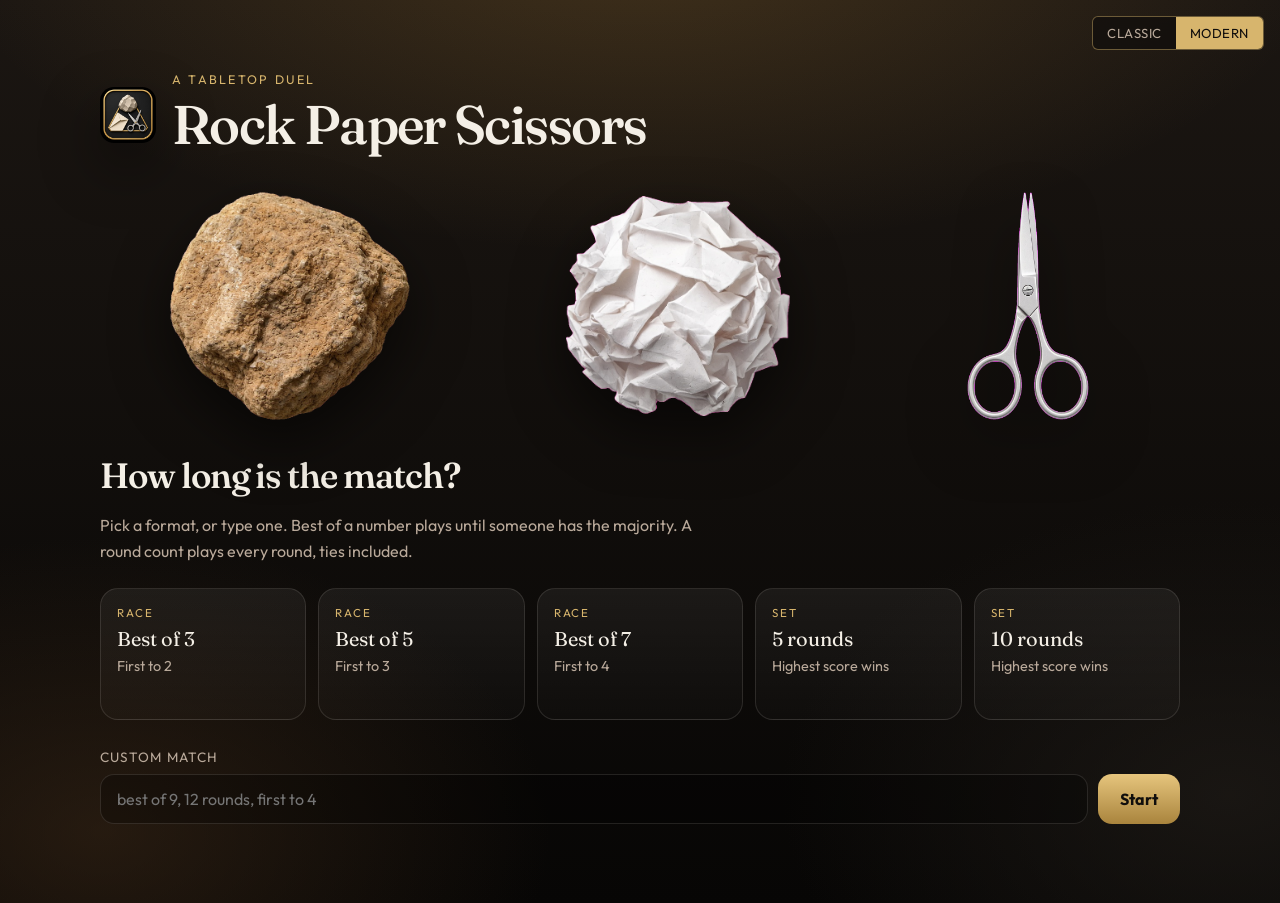
<file: index.html>
<!DOCTYPE html>
<html lang="en">
<head>
	<meta charset="UTF-8">
	<meta name="viewport" content="width=device-width, initial-scale=1, viewport-fit=cover">
	<meta name="description" content="Play Rock Paper Scissors in the browser. Choose best of three, a set number of rounds, or a custom match.">
	<meta name="theme-color" content="#100e0c">
	<meta property="og:title" content="Rock Paper Scissors">
	<meta property="og:description" content="A tabletop duel. Best of three, ten rounds, or whatever match you type in.">
	<meta property="og:image" content="https://moshahan.github.io/rock-paper-scissors/assets/og-image.jpg">
	<meta property="og:type" content="website">
	<title>Rock Paper Scissors</title>
	<link rel="icon" href="assets/favicon.svg" type="image/svg+xml">
	<link rel="icon" href="assets/favicon-32.png" type="image/png" sizes="32x32">
	<link rel="icon" href="favicon.ico" sizes="48x48">
	<link rel="apple-touch-icon" href="assets/apple-touch-icon.png">
	<link rel="preconnect" href="https://fonts.googleapis.com">
	<link rel="preconnect" href="https://fonts.gstatic.com" crossorigin="anonymous">
	<link href="https://fonts.googleapis.com/css2?family=Fraunces:opsz,wght@9..144,560;9..144,700&amp;family=Outfit:wght@400;500;600;700&amp;display=swap" rel="stylesheet">
	<link rel="stylesheet" href="css/modern.css">
</head>
<body>
	<nav class="version-switch" aria-label="Site version">
		<a href="classic.html">Classic</a>
		<a class="is-active" href="index.html" aria-current="page">Modern</a>
	</nav>

	<main class="shell">
		<header class="brand">
			<img class="brand-mark" src="assets/icon-192.png" alt="" width="192" height="192">
			<div>
				<p class="eyebrow">A tabletop duel</p>
				<h1>Rock Paper Scissors</h1>
			</div>
		</header>

		<section class="screen is-active" id="setup-screen" aria-labelledby="setup-title">
			<div class="still-life" aria-hidden="true">
				<img src="assets/rock.png" alt="" width="643" height="615">
				<img src="assets/paper.png" alt="" width="589" height="580">
				<img src="assets/scissors.png" alt="" width="488" height="873">
			</div>

			<h2 id="setup-title">How long is the match?</h2>
			<p class="lede">Pick a format, or type one. Best of a number plays until someone has the majority. A round count plays every round, ties included.</p>

			<div class="mode-grid">
				<button type="button" class="mode-card" data-spec="best of 3">
					<span class="mode-kicker">Race</span>
					<span class="mode-title">Best of 3</span>
					<span class="mode-note">First to 2</span>
				</button>
				<button type="button" class="mode-card" data-spec="best of 5">
					<span class="mode-kicker">Race</span>
					<span class="mode-title">Best of 5</span>
					<span class="mode-note">First to 3</span>
				</button>
				<button type="button" class="mode-card" data-spec="best of 7">
					<span class="mode-kicker">Race</span>
					<span class="mode-title">Best of 7</span>
					<span class="mode-note">First to 4</span>
				</button>
				<button type="button" class="mode-card" data-spec="5 rounds">
					<span class="mode-kicker">Set</span>
					<span class="mode-title">5 rounds</span>
					<span class="mode-note">Highest score wins</span>
				</button>
				<button type="button" class="mode-card" data-spec="10 rounds">
					<span class="mode-kicker">Set</span>
					<span class="mode-title">10 rounds</span>
					<span class="mode-note">Highest score wins</span>
				</button>
			</div>

			<form class="custom-match" id="custom-match">
				<label for="match-spec">Custom match</label>
				<div class="custom-row">
					<input id="match-spec" name="match-spec" type="text" maxlength="40" autocomplete="off" placeholder="best of 9, 12 rounds, first to 4">
					<button type="submit">Start</button>
				</div>
				<p class="form-hint" id="match-error" role="status"></p>
			</form>
		</section>

		<section class="screen" id="play-screen" hidden>
			<div class="scoreboard">
				<div class="score-side">
					<span class="score-label">You</span>
					<span class="score-value" id="player-score">0</span>
				</div>
				<div class="score-mid">
					<p class="match-label" id="match-label"></p>
					<p class="round-label" id="round-label"></p>
				</div>
				<div class="score-side is-cpu">
					<span class="score-label">CPU</span>
					<span class="score-value" id="computer-score">0</span>
				</div>
			</div>

			<div class="arena" aria-live="polite">
				<figure class="pedestal" id="player-pedestal">
					<div class="pedestal-art" id="player-art"></div>
					<figcaption>You</figcaption>
				</figure>
				<div class="versus" aria-hidden="true">VS</div>
				<figure class="pedestal" id="computer-pedestal">
					<div class="pedestal-art" id="computer-art"></div>
					<figcaption>Computer</figcaption>
				</figure>
			</div>

			<p class="status" id="status">Choose your move</p>
			<ol class="history" id="history" aria-label="Round history"></ol>

			<div class="choices" id="choices">
				<button type="button" class="choice" data-choice="rock" aria-label="Rock">
					<img src="assets/rock.png" alt="" width="643" height="615" draggable="false">
					<span class="choice-name">Rock</span>
					<span class="choice-key">R</span>
				</button>
				<button type="button" class="choice" data-choice="paper" aria-label="Paper">
					<img src="assets/paper.png" alt="" width="589" height="580" draggable="false">
					<span class="choice-name">Paper</span>
					<span class="choice-key">P</span>
				</button>
				<button type="button" class="choice" data-choice="scissors" aria-label="Scissors">
					<img src="assets/scissors.png" alt="" width="488" height="873" draggable="false">
					<span class="choice-name">Scissors</span>
					<span class="choice-key">S</span>
				</button>
			</div>
		</section>

		<section class="screen" id="over-screen" hidden>
			<p class="eyebrow" id="over-kicker">Match over</p>
			<h2 id="over-title">You take the table</h2>
			<p class="final-score" id="final-score">0 - 0</p>
			<p class="lede" id="over-copy"></p>
			<div class="over-actions">
				<button type="button" class="primary" id="play-again">Play again</button>
				<button type="button" class="ghost" id="new-match">New match</button>
			</div>
		</section>
	</main>

	<script src="js/dom.js"></script>
	<script src="js/modern.js"></script>
</body>
</html>
</file>
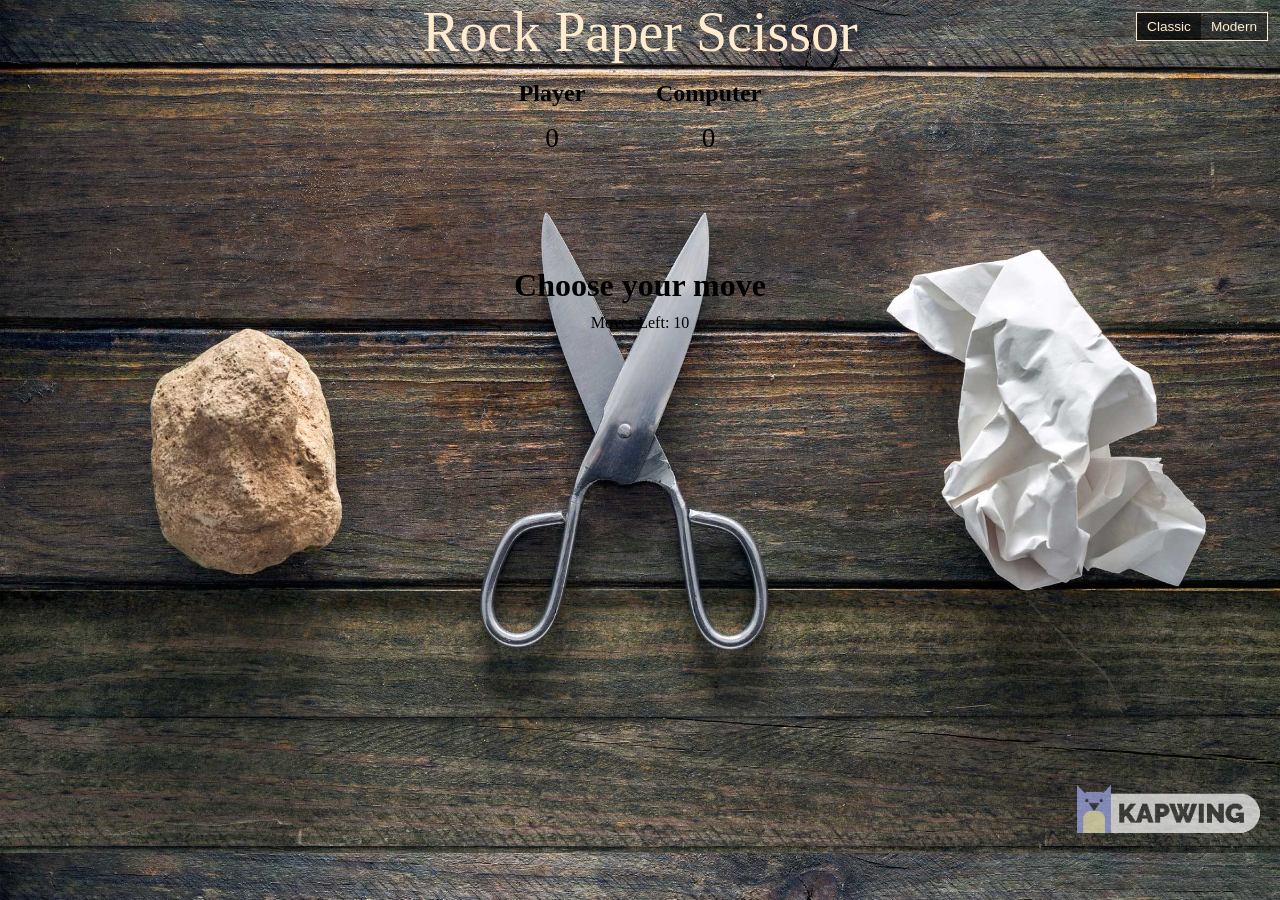
<file: classic.html>
<!DOCTYPE html>
<html lang="en">
<head>
	<meta charset="UTF-8">
	<meta name="viewport" content="width=device-width, initial-scale=1.0">
	<meta name="description" content="Classic Rock Paper Scissor - the original version of this game.">
	<title>Rock Paper Scissor</title>
	<link rel="icon" href="assets/favicon.svg" type="image/svg+xml">
	<link rel="icon" href="assets/favicon-32.png" type="image/png" sizes="32x32">
	<link rel="icon" href="favicon.ico" sizes="48x48">
	<link rel="apple-touch-icon" href="assets/apple-touch-icon.png">
	<link rel="stylesheet" href="css/classic.css">
</head>
<body>
	<nav class="version-switch" aria-label="Site version">
		<a class="is-active" href="classic.html" aria-current="page">Classic</a>
		<a href="index.html">Modern</a>
	</nav>

	<section class="game">
		<div class="title">Rock Paper Scissor</div>
		<div class="score">
			<div class="playerScore">
				<h2>Player</h2>
				<p class="p-count count">0</p>
			</div>
			<div class="computerScore">
				<h2>Computer</h2>
				<p class="c-count count">0</p>
			</div>
		</div>

		<div class="move">Choose your move</div>
		<div class="movesleft">Moves Left: 10 </div>
		<br><br><br><br>

		<div class="options">
			<button class="rock" type="button" data-choice="rock" aria-label="Rock">Rock</button>
			<button class="paper" type="button" data-choice="paper" aria-label="Paper">Paper</button>
			<button class="scissor" type="button" data-choice="scissors" aria-label="Scissors">Scissors</button>
		</div>

		<div class="result"></div>
		<button class="reload" type="button" aria-label="Restart"></button>
	</section>

	<script src="js/dom.js"></script>
	<script src="js/classic.js"></script>
</body>
</html>
</file>
<file: css/modern.css>
:root {
	--bg: #100e0c;
	--bg-deep: #070605;
	--ink: #f4efe6;
	--muted: #b9a99a;
	--gold: #d7b56d;
	--gold-deep: #a9843d;
	--line: rgb(244 239 230 / 12%);
	--win: #8fd4ae;
	--lose: #e39292;
	--draw: #e0c36a;
	--shadow: 0 24px 60px rgb(0 0 0 / 45%);
	--sans: "Outfit", "Segoe UI", sans-serif;
	--serif: "Fraunces", "Times New Roman", serif;
}

*,
*::before,
*::after {
	box-sizing: border-box;
}

html,
body {
	margin: 0;
	min-height: 100%;
	min-height: 100dvh;
	overflow-x: hidden;
	/* stylelint-disable-next-line property-no-vendor-prefix */
	-webkit-text-size-adjust: 100%;
	text-size-adjust: 100%;
}

body {
	color: var(--ink);
	font-family: var(--sans);
	padding-left: env(safe-area-inset-left);
	padding-right: env(safe-area-inset-right);
	background:
		radial-gradient(1200px 560px at 50% -8%, rgb(167 122 52 / 28%), transparent 58%),
		radial-gradient(640px 420px at 8% 92%, rgb(62 42 24 / 55%), transparent 70%),
		radial-gradient(640px 420px at 96% 88%, rgb(32 28 24 / 70%), transparent 70%),
		linear-gradient(180deg, #1b1612 0%, var(--bg-deep) 100%);
	color-scheme: dark;
}

body::before {
	content: "";
	position: fixed;
	inset: 0;
	pointer-events: none;
	opacity: 0.16;
	background-image:
		linear-gradient(90deg, rgb(255 255 255 / 3%) 1px, transparent 1px),
		linear-gradient(rgb(255 255 255 / 3%) 1px, transparent 1px);
	background-size: 48px 48px;
	mask-image: radial-gradient(circle at center, #000 40%, transparent 88%);
}

.version-switch {
	position: fixed;
	top: 16px;
	right: 16px;
	z-index: 20;
	display: flex;
	overflow: hidden;
	border: 1px solid rgb(215 181 109 / 45%);
	border-radius: 6px;
	background: rgb(16 14 12 / 70%);
	backdrop-filter: blur(12px);
}

.version-switch a {
	color: var(--muted);
	text-decoration: none;
	padding: 8px 14px;
	font-size: 0.82rem;
	letter-spacing: 0.04em;
	text-transform: uppercase;
}

.version-switch a.is-active {
	color: var(--bg);
	background: var(--gold);
}

.shell {
	position: relative;
	width: min(1080px, calc(100% - 32px));
	margin: 0 auto;
	padding: 72px 0 48px;
}

.brand {
	display: flex;
	align-items: center;
	gap: 16px;
	margin-bottom: 28px;
}

.brand-mark {
	width: 56px;
	height: 56px;
	border-radius: 14px;
	box-shadow: var(--shadow);
}

.eyebrow {
	margin: 0 0 4px;
	color: var(--gold);
	font-size: 0.78rem;
	letter-spacing: 0.18em;
	text-transform: uppercase;
}

h1,
h2 {
	margin: 0;
	font-family: var(--serif);
	font-weight: 560;
	letter-spacing: -0.03em;
}

h1 {
	font-size: clamp(2rem, 5vw, 3.4rem);
}

h2 {
	font-size: clamp(1.6rem, 3vw, 2.2rem);
}

.lede {
	max-width: 38rem;
	color: var(--muted);
	line-height: 1.6;
}

.screen {
	display: none;
}

.screen.is-active {
	display: block;
}

.screen[hidden] {
	display: none !important;
}

.still-life {
	display: grid;
	grid-template-columns: 1fr 1fr 0.8fr;
	align-items: end;
	gap: 8px;
	margin: 8px 0 28px;
	min-height: 210px;
	filter: drop-shadow(0 22px 28px rgb(0 0 0 / 55%));
}

.still-life img {
	width: 100%;
	height: auto;
	max-height: 240px;
	object-fit: contain;
	user-select: none;
}

.mode-grid {
	display: grid;
	grid-template-columns: repeat(5, minmax(0, 1fr));
	gap: 12px;
	margin: 24px 0 28px;
}

.mode-card,
.custom-row button,
.primary,
.ghost {
	font: inherit;
	cursor: pointer;
	touch-action: manipulation;
}

.mode-card {
	display: flex;
	flex-direction: column;
	gap: 6px;
	min-height: 132px;
	padding: 16px;
	color: var(--ink);
	text-align: left;
	background: linear-gradient(180deg, rgb(255 255 255 / 6%), rgb(255 255 255 / 2%));
	border: 1px solid var(--line);
	border-radius: 18px;
	transition: transform 0.2s ease, border-color 0.2s ease, background 0.2s ease;
}

.mode-card:focus-visible {
	transform: translateY(-3px);
	border-color: rgb(215 181 109 / 70%);
	background: linear-gradient(180deg, rgb(215 181 109 / 16%), rgb(255 255 255 / 3%));
}

@media (hover: hover) {
	.mode-card:hover {
		transform: translateY(-3px);
		border-color: rgb(215 181 109 / 70%);
		background: linear-gradient(180deg, rgb(215 181 109 / 16%), rgb(255 255 255 / 3%));
	}
}

.mode-kicker {
	color: var(--gold);
	font-size: 0.72rem;
	letter-spacing: 0.16em;
	text-transform: uppercase;
}

.mode-title {
	font-family: var(--serif);
	font-size: 1.25rem;
}

.mode-note {
	color: var(--muted);
	font-size: 0.9rem;
}

.custom-match label {
	display: block;
	margin-bottom: 8px;
	font-size: 0.85rem;
	letter-spacing: 0.08em;
	text-transform: uppercase;
	color: var(--muted);
}

.custom-row {
	display: flex;
	gap: 10px;
}

.custom-row input {
	flex: 1;
	min-width: 0;
	padding: 14px 16px;
	color: var(--ink);
	font: inherit;
	background: rgb(0 0 0 / 28%);
	border: 1px solid var(--line);
	border-radius: 14px;
	outline: none;
}

.custom-row button,
.primary {
	padding: 14px 22px;
	color: var(--bg);
	font-weight: 700;
	background: linear-gradient(180deg, #e6c57d, var(--gold-deep));
	border: none;
	border-radius: 14px;
}

.form-hint {
	min-height: 1.4em;
	margin: 10px 0 0;
	color: var(--lose);
	font-size: 0.92rem;
}

.scoreboard {
	display: grid;
	grid-template-columns: 1fr auto 1fr;
	align-items: center;
	gap: 16px;
	padding: 18px 22px;
	background: rgb(0 0 0 / 28%);
	border: 1px solid var(--line);
	border-radius: 24px;
}

.score-side {
	display: flex;
	flex-direction: column;
}

.score-side.is-cpu {
	text-align: right;
}

.score-label {
	color: var(--muted);
	letter-spacing: 0.14em;
	text-transform: uppercase;
	font-size: 0.75rem;
}

.score-value {
	font-family: var(--serif);
	font-size: clamp(2.4rem, 6vw, 4rem);
	line-height: 1;
}

.score-mid {
	text-align: center;
}

.match-label,
.round-label {
	margin: 0;
}

.round-label {
	color: var(--muted);
	font-size: 0.92rem;
}

.arena {
	display: grid;
	grid-template-columns: 1fr auto 1fr;
	align-items: center;
	gap: 16px;
	margin: 28px 0 18px;
}

.pedestal {
	margin: 0;
	padding: 18px 12px 12px;
	text-align: center;
	background: linear-gradient(180deg, rgb(255 255 255 / 5%), rgb(0 0 0 / 20%));
	border: 1px solid var(--line);
	border-radius: 28px;
	min-height: 250px;
}

.pedestal-art {
	display: grid;
	place-items: center;
	min-height: 190px;
}

.pedestal-art img {
	width: min(100%, 220px);
	height: 180px;
	object-fit: contain;
	filter: drop-shadow(0 18px 16px rgb(0 0 0 / 50%));
}

.pedestal-art .waiting {
	color: var(--muted);
	font-family: var(--serif);
	font-size: 4rem;
	opacity: 0.55;
}

.pedestal figcaption {
	color: var(--muted);
	letter-spacing: 0.12em;
	text-transform: uppercase;
	font-size: 0.75rem;
}

.versus {
	font-family: var(--serif);
	font-size: 1.4rem;
	color: var(--gold);
}

.status {
	min-height: 1.6em;
	margin: 0 0 12px;
	text-align: center;
	font-size: 1.15rem;
}

.status.is-win {
	color: var(--win);
}

.status.is-lose {
	color: var(--lose);
}

.status.is-draw {
	color: var(--draw);
}

.history {
	display: flex;
	justify-content: center;
	flex-wrap: wrap;
	gap: 8px;
	min-height: 2rem;
	margin: 0 0 18px;
	padding: 0;
	list-style: none;
}

.history li {
	padding: 4px 8px;
	border: 1px solid var(--line);
	border-radius: 999px;
	color: var(--muted);
	font-size: 0.78rem;
	letter-spacing: 0.04em;
	text-transform: uppercase;
}

.choices {
	display: grid;
	grid-template-columns: repeat(3, minmax(0, 1fr));
	align-items: end;
	gap: 8px;
}

.choice {
	position: relative;
	display: flex;
	flex-direction: column;
	align-items: center;
	gap: 8px;
	padding: 8px;
	color: inherit;
	background: transparent;
	border: 0;
	cursor: default;
	touch-action: manipulation;
	-webkit-tap-highlight-color: transparent;
}

.choice img {
	width: min(100%, 240px);
	height: auto;
	max-height: 230px;
	object-fit: contain;
	filter: drop-shadow(0 16px 18px rgb(0 0 0 / 45%));
	transition: transform 0.2s ease, filter 0.2s ease;
	user-select: none;
}

.choice.is-hot {
	cursor: pointer;
}

.choice.is-hot img,
.choice:focus-visible img {
	transform: translateY(-8px) scale(1.04);
	filter: drop-shadow(0 24px 24px rgb(215 181 109 / 28%));
}

.choice.is-disabled {
	opacity: 0.45;
	pointer-events: none;
}

.choice-name {
	font-family: var(--serif);
	font-size: 1.15rem;
}

.choice-key {
	position: absolute;
	top: 8px;
	right: 18px;
	width: 22px;
	height: 22px;
	border: 1px solid var(--line);
	border-radius: 6px;
	color: var(--muted);
	font-size: 0.7rem;
	line-height: 20px;
}

#over-screen {
	text-align: center;
}

#over-screen.is-active {
	padding: 48px 16px;
}

.final-score {
	margin: 12px 0 8px;
	font-family: var(--serif);
	font-size: clamp(2.8rem, 8vw, 5rem);
}

.over-actions {
	display: flex;
	justify-content: center;
	flex-wrap: wrap;
	gap: 12px;
	margin-top: 24px;
}

.ghost {
	padding: 14px 22px;
	color: var(--ink);
	background: transparent;
	border: 1px solid var(--line);
	border-radius: 14px;
}

.pedestal.is-win {
	border-color: rgb(143 212 174 / 55%);
	box-shadow: 0 0 40px rgb(143 212 174 / 18%);
}

.pedestal.is-lose {
	opacity: 0.72;
}

.custom-row input:focus-visible,
.mode-card:focus-visible,
.choice:focus-visible,
.primary:focus-visible,
.ghost:focus-visible,
.version-switch a:focus-visible {
	outline: 2px solid var(--gold);
	outline-offset: 3px;
}

@media (width <= 900px) {
	.shell {
		width: min(1080px, calc(100% - 24px));
		padding: 64px 0 32px;
	}

	.mode-grid {
		grid-template-columns: repeat(2, minmax(0, 1fr));
	}

	.mode-grid .mode-card:last-child {
		grid-column: 1 / -1;
	}

	.still-life {
		min-height: 160px;
	}

	.still-life img {
		max-height: 180px;
	}
}

@media (width <= 720px) {
	.version-switch {
		top: max(10px, env(safe-area-inset-top));
		right: max(10px, env(safe-area-inset-right));
	}

	.version-switch a {
		padding: 8px 10px;
		font-size: 0.72rem;
	}

	.shell {
		width: min(1080px, calc(100% - 20px));
		padding: calc(56px + env(safe-area-inset-top)) 0 calc(28px + env(safe-area-inset-bottom));
	}

	.brand {
		gap: 12px;
		margin-bottom: 16px;
		padding-right: 7.5rem;
	}

	.brand-mark {
		width: 44px;
		height: 44px;
		border-radius: 10px;
	}

	.eyebrow {
		font-size: 0.68rem;
		letter-spacing: 0.12em;
	}

	h1 {
		font-size: clamp(1.45rem, 7vw, 2rem);
	}

	h2 {
		font-size: 1.35rem;
	}

	.lede {
		font-size: 0.95rem;
	}

	.still-life {
		min-height: 0;
		margin: 4px 0 16px;
	}

	.still-life img {
		max-height: 110px;
	}

	.mode-grid {
		gap: 8px;
		margin: 16px 0 20px;
	}

	.mode-card {
		min-height: 0;
		padding: 12px;
		border-radius: 14px;
	}

	.mode-title {
		font-size: 1.05rem;
	}

	.custom-row {
		flex-direction: column;
	}

	.custom-row input,
	.custom-row button,
	.primary,
	.ghost {
		width: 100%;
		font-size: 16px;
	}

	.scoreboard {
		grid-template-columns: minmax(0, 1fr) auto minmax(0, 1fr);
		gap: 8px;
		padding: 10px 12px;
		border-radius: 16px;
	}

	.score-value {
		font-size: clamp(1.6rem, 8vw, 2.2rem);
	}

	.match-label,
	.round-label {
		font-size: 0.78rem;
		overflow-wrap: anywhere;
	}

	.arena {
		grid-template-columns: minmax(0, 1fr) auto minmax(0, 1fr);
		gap: 8px;
		margin: 14px 0 10px;
	}

	.pedestal {
		min-height: 0;
		padding: 8px 6px;
		border-radius: 16px;
	}

	.pedestal-art {
		min-height: 84px;
	}

	.pedestal-art img {
		width: min(100%, 120px);
		height: 80px;
	}

	.pedestal-art .waiting {
		font-size: 2.4rem;
	}

	.versus {
		padding: 0;
		font-size: 1rem;
	}

	.status {
		font-size: 1rem;
		margin-bottom: 8px;
	}

	.history {
		min-height: 0;
		margin-bottom: 10px;
	}

	.choices {
		gap: 4px;
	}

	.choice {
		padding: 4px;
	}

	.choice img {
		max-height: 120px;
	}

	.choice-name {
		font-size: 0.95rem;
	}

	.choice-key {
		display: none;
	}

	#over-screen.is-active {
		padding: 24px 8px;
	}

	.over-actions {
		flex-direction: column;
	}

	body[data-screen="play"] .brand {
		display: none;
	}

	body[data-screen="over"] .brand {
		margin-bottom: 12px;
		padding-right: 7.5rem;
	}

	body[data-screen="over"] h1 {
		font-size: 1.45rem;
	}

	.score-mid {
		min-width: 0;
	}
}

@media (width <= 420px) {
	.still-life {
		display: none;
	}

	.mode-note {
		font-size: 0.8rem;
	}

	.choice img {
		max-height: 96px;
	}

	.score-label {
		font-size: 0.68rem;
	}
}

@media (width <= 1100px) and (height <= 540px) {
	.still-life {
		display: none;
	}

	.version-switch {
		top: max(8px, env(safe-area-inset-top));
		right: max(10px, env(safe-area-inset-right));
	}

	.version-switch a {
		padding: 6px 10px;
		font-size: 0.72rem;
	}

	.shell {
		padding: calc(44px + env(safe-area-inset-top)) 0 calc(12px + env(safe-area-inset-bottom));
	}

	.brand {
		margin-bottom: 8px;
		padding-right: 8rem;
	}

	body[data-screen="play"] .brand {
		display: none;
	}

	.scoreboard {
		padding: 6px 12px;
		gap: 8px;
	}

	.score-value {
		font-size: 1.6rem;
	}

	.arena {
		margin: 6px 0 4px;
		gap: 8px;
	}

	.pedestal {
		min-height: 0;
		padding: 4px;
	}

	.pedestal-art {
		min-height: 40px;
	}

	.pedestal-art img {
		height: 44px;
	}

	.status {
		font-size: 0.95rem;
		margin-bottom: 4px;
	}

	.choice-key {
		display: none;
	}

	.choice {
		padding: 0;
		gap: 4px;
	}

	.choice img {
		max-height: 56px;
	}

	.choice-name {
		font-size: 0.85rem;
	}

	.history {
		min-height: 0;
		margin-bottom: 4px;
	}

	#over-screen.is-active {
		padding: 8px;
	}

	.over-actions {
		flex-flow: row wrap;
	}
}

@media (prefers-reduced-motion: reduce) {
	*,
	*::before,
	*::after {
		scroll-behavior: auto !important;
		transition: none !important;
		animation: none !important;
	}
}
</file>
<file: css/classic.css>
* {
	padding: 0;
	margin: 0;
	box-sizing: border-box;
	color: #000;
}

.game {
	display: flex;
	flex-direction: column;
	align-items: center;
	justify-content: center;
	width: 100vw;
	height: 100vh;
	background-image: url("../assets/rock-paper-scissor-ft.jpeg");
	background-size: 100%;
}

.title {
	position: absolute;
	top: 0;
	z-index: 2;
	color: blanchedalmond;
	font-size: 3.5rem;
}

.score {
	display: flex;
	position: absolute;
	top: 80px;
	z-index: 1;
	width: 30vw;
	justify-content: space-evenly;
}

.p-count,
.c-count {
	margin-top: 1rem;
	font-size: 1.7rem;
	text-align: center;
}

.options {
	display: flex;
	width: 110vw;
	justify-content: space-evenly;
}

.rock,
.paper,
.scissor {
	width: 200px;
	height: 300px;
	padding: 0;
	font-size: 0;
	background: transparent;
	border: none;
	cursor: pointer;
}

.rock {
	clip-path: polygon(18% 32%, 8% 48%, 12% 70%, 30% 86%, 58% 90%, 82% 76%, 90% 52%, 80% 30%, 58% 18%, 34% 20%);
}

.paper {
	clip-path: polygon(28% 22%, 55% 12%, 82% 22%, 94% 48%, 84% 76%, 58% 90%, 28% 82%, 10% 58%, 14% 34%);
}

.scissor {
	clip-path: polygon(46% 4%, 53% 4%, 54% 36%, 62% 6%, 70% 8%, 58% 42%, 84% 58%, 88% 72%, 78% 84%, 68% 84%, 62% 70%, 52% 54%, 42% 70%, 36% 84%, 26% 84%, 16% 72%, 20% 58%, 44% 42%, 32% 8%, 40% 6%, 48% 36%);
}

.move {
	position: relative;
	top: 40px;
	font-size: 2rem;
	font-weight: bold;
}

.movesleft {
	position: relative;
	top: 50px;
}

.reload {
	display: none;
	margin-top: 2rem;
	padding: 1rem;
	background: #e40099;
	border: none;
	border-radius: 10px;
	outline: none;
	cursor: pointer;
}

.result {
	margin-top: 20px;
	font-size: 1.2rem;
}

.version-switch {
	position: fixed;
	top: 12px;
	right: 12px;
	z-index: 20;
	display: flex;
	overflow: hidden;
	border: 1px solid blanchedalmond;
	background: rgb(0 0 0 / 35%);
}

.version-switch a {
	padding: 6px 10px;
	color: blanchedalmond;
	font-family: sans-serif;
	font-size: 0.85rem;
	text-decoration: none;
}

.version-switch a.is-active {
	background: rgb(0 0 0 / 55%);
}

@media (width <= 612px) {
	.title {
		text-align: center;
	}

	.score {
		position: absolute;
		top: 200px;
		width: 100vw;
	}

	.options {
		width: 100vw;
	}
}
</file>
